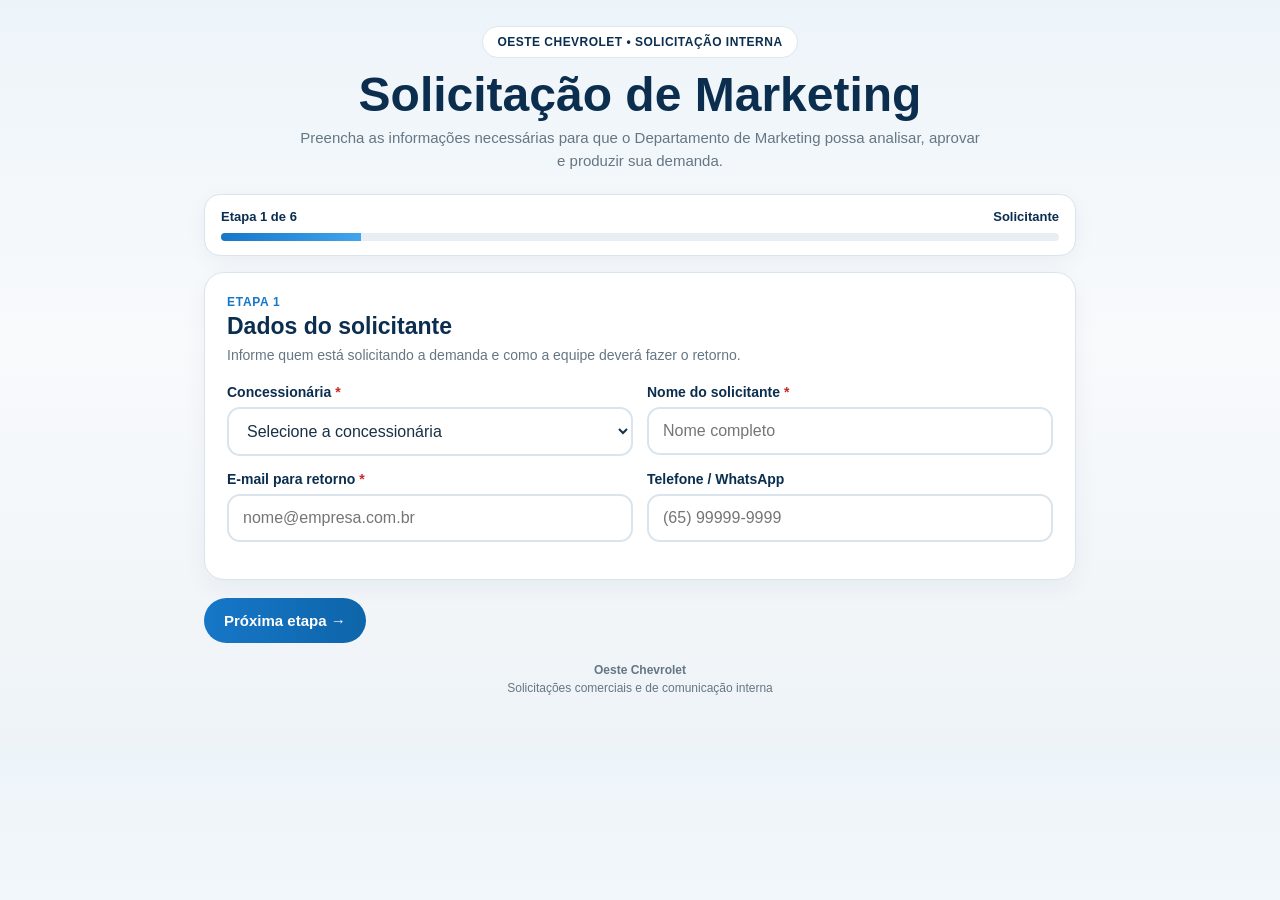
<file: index.html>
<!DOCTYPE html>
<html lang="pt-BR">
<head>
<meta charset="UTF-8">
<meta name="viewport" content="width=device-width, initial-scale=1.0">
<meta http-equiv="refresh" content="0;url=marketing.html">
<title>Solicitação de Marketing — Oeste Chevrolet</title>
</head>
<body>
<p>Redirecionando para a <a href="marketing.html">Solicitação de Marketing</a>...</p>
</body>
</html>
</file>
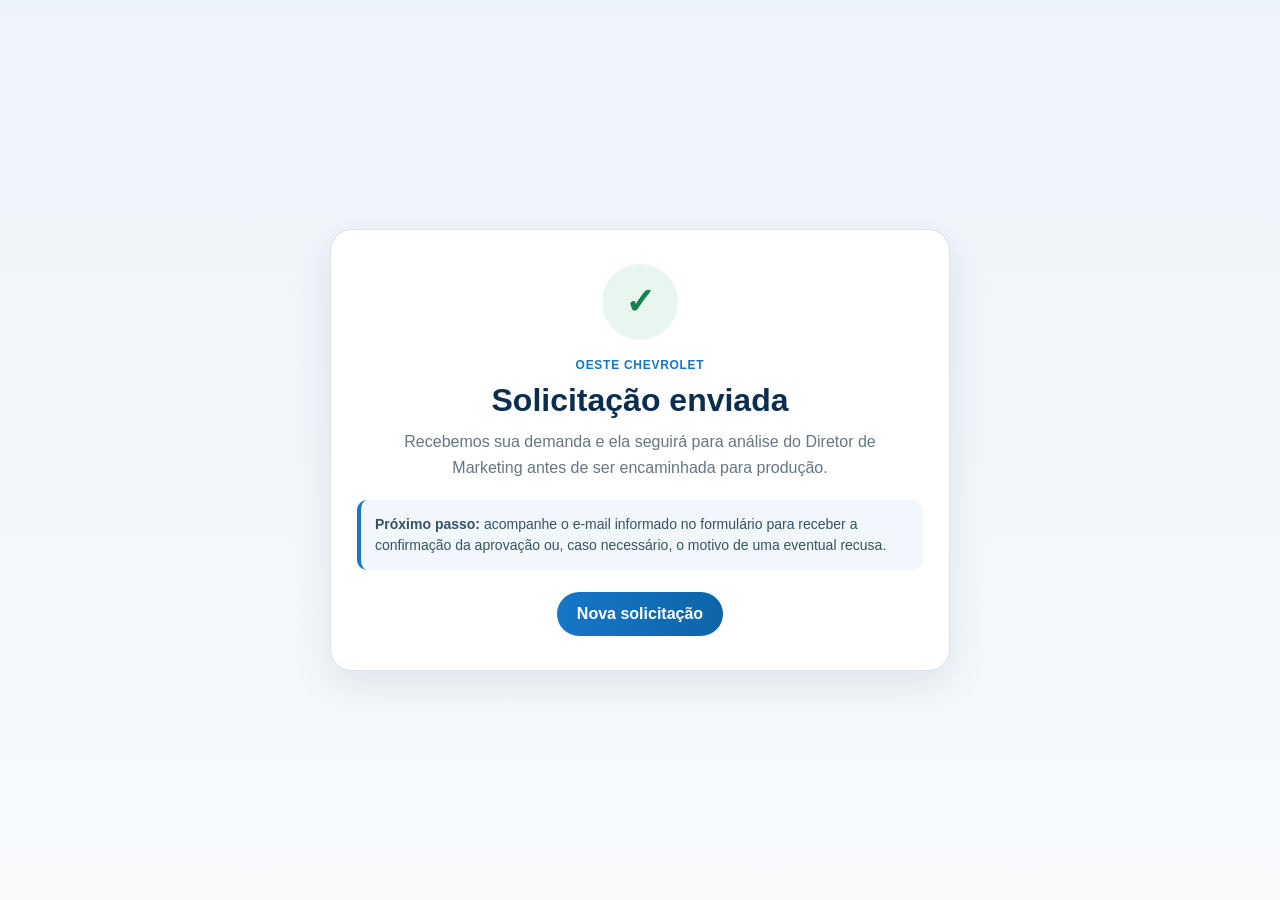
<file: marketing-confirmacao.html>
<!DOCTYPE html>
<html lang="pt-BR">
<head>
<meta charset="UTF-8">
<meta name="viewport" content="width=device-width, initial-scale=1.0">
<meta name="theme-color" content="#0b2e4f">
<title>Solicitação enviada — Oeste Chevrolet</title>
<style>
:root{--navy:#0b2e4f;--blue:#1677c8;--green:#16814f;--text:#183043;--muted:#657684}
*{box-sizing:border-box}body{margin:0;min-height:100vh;display:grid;place-items:center;padding:20px;font-family:Arial,Helvetica,sans-serif;background:linear-gradient(180deg,#edf4f9,#f8fafc);color:var(--text)}
.card{width:min(620px,100%);background:#fff;border:1px solid #d9e4ed;border-radius:22px;padding:34px 26px;box-shadow:0 14px 40px rgba(11,46,79,.10);text-align:center}.icon{width:76px;height:76px;border-radius:50%;display:grid;place-items:center;margin:0 auto 18px;background:#e8f6ef;color:var(--green);font-size:36px;font-weight:900}.brand{font-size:12px;font-weight:800;letter-spacing:.06em;text-transform:uppercase;color:var(--blue)}h1{margin:10px 0 10px;color:var(--navy);font-size:32px}p{margin:0 auto 20px;max-width:500px;color:var(--muted);line-height:1.6}.note{background:#f1f7fc;border-left:4px solid var(--blue);text-align:left;border-radius:10px;padding:14px;color:#345366;font-size:14px;line-height:1.5}.btn{display:inline-block;margin-top:22px;padding:13px 20px;border-radius:999px;background:linear-gradient(90deg,var(--blue),#0e65a9);color:#fff;text-decoration:none;font-weight:800}
</style>
</head>
<body>
<main class="card">
<div class="icon">✓</div>
<div class="brand">Oeste Chevrolet</div>
<h1>Solicitação enviada</h1>
<p>Recebemos sua demanda e ela seguirá para análise do Diretor de Marketing antes de ser encaminhada para produção.</p>
<div class="note"><strong>Próximo passo:</strong> acompanhe o e-mail informado no formulário para receber a confirmação da aprovação ou, caso necessário, o motivo de uma eventual recusa.</div>
<a class="btn" href="marketing.html">Nova solicitação</a>
</main>
</body>
</html>
</file>
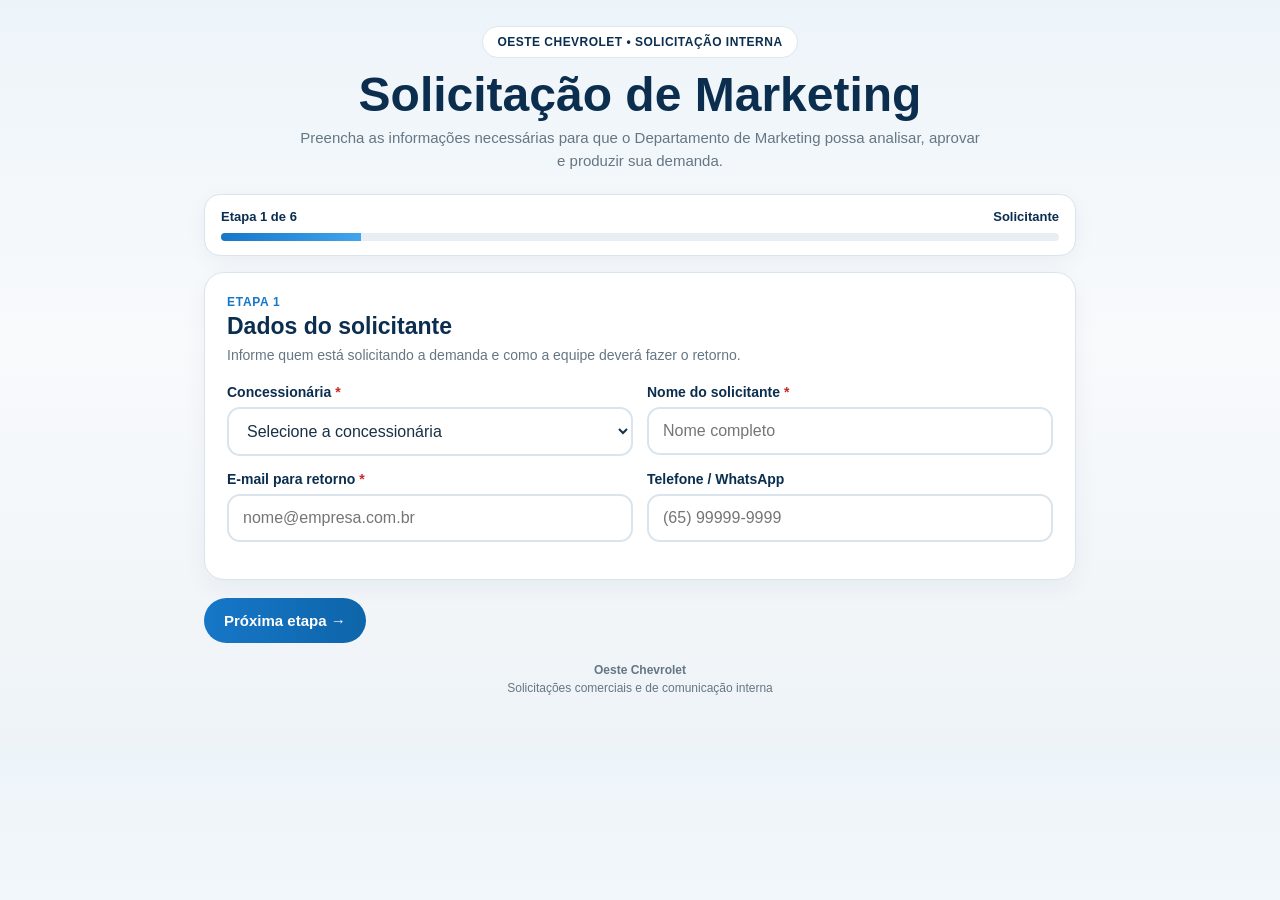
<file: marketing.html>
<!DOCTYPE html>
<html lang="pt-BR">
<head>
<meta charset="UTF-8">
<meta name="viewport" content="width=device-width, initial-scale=1.0">
<meta name="theme-color" content="#0b2e4f">
<title>Solicitação de Marketing — Oeste Chevrolet</title>
<link rel="stylesheet" href="css/marketing.css">
</head>
<body>
<main class="page">
<header class="top">
<div class="brand">Oeste Chevrolet • Solicitação interna</div>
<h1 class="title">Solicitação de Marketing</h1>
<p class="subtitle">Preencha as informações necessárias para que o Departamento de Marketing possa analisar, aprovar e produzir sua demanda.</p>
</header>

<div class="progress-wrap">
<div class="progress-top"><span id="progressLabel">Etapa 1 de 6</span><span id="progressName">Solicitante</span></div>
<div class="progress"><div class="progress-bar" id="progressBar"></div></div>
</div>

<form action="https://forminit.com/f/vct7pwqa6ed" method="POST" enctype="multipart/form-data" id="marketingForm">
<input type="hidden" name="_redirect" value="https://oestechevrolet.github.io/marketing/marketing-confirmacao.html">
<input type="hidden" name="_gotcha" style="display:none!important">

<section class="card step active">
<div class="step-kicker">Etapa 1</div><h2 class="step-title">Dados do solicitante</h2><p class="step-help">Informe quem está solicitando a demanda e como a equipe deverá fazer o retorno.</p>
<div class="grid">
<div class="field"><label for="concessionaria">Concessionária <span class="req">*</span></label>
<select id="concessionaria" name="fi-select-concessionaria" required><option value="">Selecione a concessionária</option><option value="O09 - Oeste Barra do Garças">O09 - Oeste Barra do Garças</option><option value="O10 - Oeste Nova Mutum">O10 - Oeste Nova Mutum</option><option value="O11 - Oeste Campo Novo">O11 - Oeste Campo Novo</option><option value="O12 - Oeste Tangará">O12 - Oeste Tangará</option></select></div>
<div class="field"><label for="nomeSolicitante">Nome do solicitante <span class="req">*</span></label><input id="nomeSolicitante" type="text" name="fi-text-nome_solicitante" placeholder="Nome completo" autocomplete="name" required></div>
</div>
<div class="grid">
<div class="field"><label for="email">E-mail para retorno <span class="req">*</span></label><input id="email" type="email" name="fi-email-email_retorno" placeholder="nome@empresa.com.br" required></div>
<div class="field"><label for="telefone">Telefone / WhatsApp</label><input id="telefone" type="tel" name="fi-phone-telefone" placeholder="(65) 99999-9999" inputmode="tel"></div>
</div>
</section>

<section class="card step">
<div class="step-kicker">Etapa 2</div><h2 class="step-title">Sobre a demanda</h2><p class="step-help">Quanto mais claro o briefing, menor a necessidade de ajustes depois da aprovação.</p>
<div class="field"><label for="campanha">Nome da campanha ou ação <span class="req">*</span></label><input id="campanha" type="text" name="fi-text-nome_campanha" placeholder="Ex.: Feirão Chevrolet Outubro" required></div>
<div class="field"><label for="descricao">O que você precisa do Marketing? <span class="req">*</span></label><textarea id="descricao" name="fi-text-descricao_demanda" placeholder="Explique o que precisa ser produzido e o contexto da solicitação." required></textarea></div>
<div class="field"><label for="objetivo">Qual é o objetivo desta ação? <span class="req">*</span></label><textarea id="objetivo" name="fi-text-objetivo" placeholder="Ex.: gerar leads, aumentar fluxo na loja, divulgar condição comercial..." required></textarea></div>
<div class="grid">
<div class="field"><label for="dataEntrega">Data desejada para entrega <span class="req">*</span></label><input id="dataEntrega" type="date" name="fi-date-data_entrega" required></div>
<div class="field"><label>Prioridade <span class="req">*</span></label><div class="choices">
<div class="choice"><input type="radio" id="prioNormal" name="fi-radio-prioridade" value="Normal" required><label for="prioNormal">Normal</label></div>
<div class="choice"><input type="radio" id="prioAlta" name="fi-radio-prioridade" value="Alta"><label for="prioAlta">Alta</label></div>
</div></div>
</div>
</section>

<section class="card step">
<div class="step-kicker">Etapa 3</div><h2 class="step-title">Material e produção</h2><p class="step-help">Defina o formato desejado e se será necessária gravação.</p>
<div class="field"><label>O que precisa ser produzido? <span class="req">*</span></label><div class="choices">
<div class="choice"><input type="checkbox" id="matImagem" name="fi-checkbox-tipo_material[]" value="Imagem"><label for="matImagem">Imagem</label></div>
<div class="choice"><input type="checkbox" id="matVideo" name="fi-checkbox-tipo_material[]" value="Vídeo"><label for="matVideo">Vídeo</label></div>
<div class="choice"><input type="checkbox" id="matImpresso" name="fi-checkbox-tipo_material[]" value="Material para impressão"><label for="matImpresso">Impressão</label></div>
</div><div class="help">Selecione uma ou mais opções.</div></div>
<div class="field"><label>Será necessária gravação? <span class="req">*</span></label><div class="choices">
<div class="choice"><input type="radio" id="gravNao" name="fi-radio-necessita_gravacao" value="Não" required><label for="gravNao">Não</label></div>
<div class="choice"><input type="radio" id="gravInterna" name="fi-radio-necessita_gravacao" value="Sim — equipe interna"><label for="gravInterna">Equipe interna</label></div>
<div class="choice"><input type="radio" id="gravExterna" name="fi-radio-necessita_gravacao" value="Sim — equipe externa"><label for="gravExterna">Equipe externa</label></div>
</div></div>
<div id="gravacaoExtra" class="hidden">
<div class="notice">Como foi selecionada equipe externa, precisamos de algumas informações para organizar a produção.</div>
<div class="grid">
<div class="field"><label for="localGravacao">Local da gravação</label><input id="localGravacao" type="text" name="fi-text-local_gravacao" placeholder="Local / cidade"></div>
<div class="field"><label for="dataGravacao">Data desejada para gravação</label><input id="dataGravacao" type="date" name="fi-date-data_gravacao"></div>
<div class="field"><label for="horarioGravacao">Horário desejado</label><input id="horarioGravacao" type="text" name="fi-text-horario_gravacao" placeholder="Ex.: 09:00"></div>
<div class="field"><label for="observacaoGravacao">Observações</label><input id="observacaoGravacao" type="text" name="fi-text-observacoes_gravacao" placeholder="Veículo, pessoa, estrutura etc."></div>
</div></div>
</section>

<section class="card step">
<div class="step-kicker">Etapa 4</div><h2 class="step-title">Veículo e condição comercial</h2><p class="step-help">Use esta etapa quando a demanda envolver um veículo ou uma oferta comercial.</p>
<div class="field"><label>A solicitação envolve um veículo específico? <span class="req">*</span></label><div class="choices">
<div class="choice"><input type="radio" id="veiSim" name="fi-radio-envolve_veiculo" value="Sim" required><label for="veiSim">Sim</label></div>
<div class="choice"><input type="radio" id="veiNao" name="fi-radio-envolve_veiculo" value="Não"><label for="veiNao">Não</label></div>
</div></div>
<div id="veiculoFields" class="hidden"><div class="grid">
<div class="field"><label for="modelo">Modelo</label><input id="modelo" type="text" name="fi-text-modelo_veiculo" placeholder="Ex.: Sonic, S10"></div>
<div class="field"><label for="versao">Versão</label><input id="versao" type="text" name="fi-text-versao_veiculo" placeholder="Ex.: Premier 1.2 Turbo"></div>
<div class="field"><label for="anoModelo">Ano/modelo</label><input id="anoModelo" type="text" name="fi-text-ano_modelo" placeholder="Ex.: 2026/2026"></div>
</div></div>
<div class="field"><label>A divulgação envolve preço, financiamento ou condição comercial? <span class="req">*</span></label><div class="choices">
<div class="choice"><input type="radio" id="ofertaNao" name="fi-radio-possui_oferta" value="Não" required><label for="ofertaNao">Não</label></div>
<div class="choice"><input type="radio" id="ofertaSim" name="fi-radio-possui_oferta" value="Sim"><label for="ofertaSim">Sim</label></div>
</div></div>
<div id="ofertaFields" class="hidden">
<div class="warning"><strong>Atenção:</strong> confira os dados comerciais antes de enviar. O Marketing não deve interpretar ou alterar condições de financiamento.</div>
<div class="grid">
<div class="field"><label for="preco">Preço à vista</label><input id="preco" type="text" name="fi-text-preco_vista" placeholder="R$ 0,00" inputmode="decimal"></div>
<div class="field"><label for="entrada">Valor da entrada</label><input id="entrada" type="text" name="fi-text-valor_entrada" placeholder="R$ 0,00" inputmode="decimal"></div>
<div class="field"><label for="parcelas">Número de parcelas</label><input id="parcelas" type="number" name="fi-number-numero_parcelas" min="1" max="120" placeholder="Ex.: 48"></div>
<div class="field"><label for="valorParcela">Valor da parcela</label><input id="valorParcela" type="text" name="fi-text-valor_parcela" placeholder="R$ 0,00" inputmode="decimal"></div>
<div class="field"><label for="juros">Taxa de juros</label><input id="juros" type="text" name="fi-text-taxa_juros" placeholder="Ex.: 1,19% a.m."></div>
<div class="field"><label for="cet">CET</label><input id="cet" type="text" name="fi-text-cet" placeholder="Informe se aplicável"></div>
<div class="field"><label for="financiado">Valor financiado</label><input id="financiado" type="text" name="fi-text-valor_financiado" placeholder="R$ 0,00" inputmode="decimal"></div>
<div class="field"><label for="financeira">Banco / financeira</label><input id="financeira" type="text" name="fi-text-instituicao_financeira" placeholder="Ex.: GM Financial"></div>
<div class="field"><label for="validadeOferta">Validade da oferta</label><input id="validadeOferta" type="date" name="fi-date-validade_oferta"></div>
<div class="field full"><label for="juridico">Texto jurídico/comercial obrigatório</label><textarea id="juridico" name="fi-text-texto_juridico" placeholder="Cole aqui o texto/condição que deverá constar na peça."></textarea></div>
<div class="field full"><label for="obsOferta">Observações sobre a oferta</label><textarea id="obsOferta" name="fi-text-observacoes_oferta" placeholder="Inclua qualquer condição adicional relevante."></textarea></div>
</div></div>
</section>

<section class="card step">
<div class="step-kicker">Etapa 5</div><h2 class="step-title">Canais e referências</h2><p class="step-help">Informe onde o material será usado e envie referências para facilitar o briefing.</p>
<div class="field"><label>Onde o material será divulgado? <span class="req">*</span></label><div class="choices" style="grid-template-columns:repeat(2,1fr)">
<div class="choice"><input type="checkbox" name="fi-checkbox-canais_divulgacao[]" value="Instagram Feed" id="c1"><label for="c1">Instagram Feed</label></div>
<div class="choice"><input type="checkbox" name="fi-checkbox-canais_divulgacao[]" value="Instagram Stories" id="c2"><label for="c2">Instagram Stories</label></div>
<div class="choice"><input type="checkbox" name="fi-checkbox-canais_divulgacao[]" value="Reels" id="c3"><label for="c3">Reels</label></div>
<div class="choice"><input type="checkbox" name="fi-checkbox-canais_divulgacao[]" value="WhatsApp" id="c4"><label for="c4">WhatsApp</label></div>
<div class="choice"><input type="checkbox" name="fi-checkbox-canais_divulgacao[]" value="Facebook" id="c5"><label for="c5">Facebook</label></div>
<div class="choice"><input type="checkbox" name="fi-checkbox-canais_divulgacao[]" value="Site" id="c6"><label for="c6">Site</label></div>
<div class="choice"><input type="checkbox" name="fi-checkbox-canais_divulgacao[]" value="Rádio" id="c7"><label for="c7">Rádio</label></div>
<div class="choice"><input type="checkbox" name="fi-checkbox-canais_divulgacao[]" value="TV" id="c8"><label for="c8">TV</label></div>
<div class="choice"><input type="checkbox" name="fi-checkbox-canais_divulgacao[]" value="Outdoor" id="c9"><label for="c9">Outdoor</label></div>
<div class="choice"><input type="checkbox" name="fi-checkbox-canais_divulgacao[]" value="Mídia interna" id="c10"><label for="c10">Mídia interna</label></div>
<div class="choice"><input type="checkbox" name="fi-checkbox-canais_divulgacao[]" value="Material impresso" id="c11"><label for="c11">Material impresso</label></div>
<div class="choice"><input type="checkbox" name="fi-checkbox-canais_divulgacao[]" value="Outro" id="c12"><label for="c12">Outro</label></div>
</div></div>
<div class="field"><label for="arquivo">Arquivos de referência</label><div class="filebox"><input id="arquivo" type="file" name="fi-file-referencias[]" multiple accept="image/jpeg,image/png,image/webp,application/pdf,video/mp4"><div class="help">Pode anexar imagens, PDFs ou vídeos.</div></div></div>
<div class="grid">
<div class="field"><label for="link">Link de referência</label><input id="link" type="url" name="fi-url-link_referencia" placeholder="https://..."></div>
<div class="field"><label for="descricaoRef">Explique a referência</label><input id="descricaoRef" type="text" name="fi-text-descricao_referencia" placeholder="O que deve ser aproveitado?"></div>
</div>
<div class="field"><label for="obs">Alguma informação adicional?</label><textarea id="obs" name="fi-text-observacoes_finais" placeholder="Outras informações que possam ajudar o Marketing."></textarea></div>
</section>

<section class="card step">
<div class="step-kicker">Etapa 6</div><h2 class="step-title">Conferência e envio</h2><p class="step-help">Revise as informações e confirme que os dados comerciais foram conferidos.</p>
<div class="summary" id="summary"></div>
<div class="field" style="margin-top:16px"><div class="choice"><input type="checkbox" id="confirmInfo" name="fi-checkbox-confirmacao_informacoes" value="Confirmo que as informações fornecidas foram conferidas e estão corretas." required><label for="confirmInfo">Confirmo que as informações comerciais, preços, condições de financiamento e demais dados fornecidos nesta solicitação foram conferidos e estão corretos. <span class="req">*</span></label></div></div>
<div class="field"><div class="choice"><input type="checkbox" id="confirmPrazo" name="fi-checkbox-ciencia_prazo" value="Ciente de que o prazo de produção começa após a aprovação." required><label for="confirmPrazo">Estou ciente de que o prazo de produção começa após a aprovação da solicitação. <span class="req">*</span></label></div></div>
<div class="notice">Após o envio, a solicitação seguirá para análise. A equipe de produção só receberá a demanda depois da aprovação.</div>
</section>

<div class="actions">
<button type="button" class="btn secondary" id="prevBtn" style="display:none">← Voltar</button>
<button type="button" class="btn primary" id="nextBtn">Próxima etapa →</button>
<button type="submit" class="btn success" id="submitBtn" style="display:none">Enviar solicitação</button>
</div>
</form>
<div class="footer"><strong>Oeste Chevrolet</strong><br>Solicitações comerciais e de comunicação interna</div>
</main>

<script src="js/marketing.js"></script>
</body>
</html>
</file>
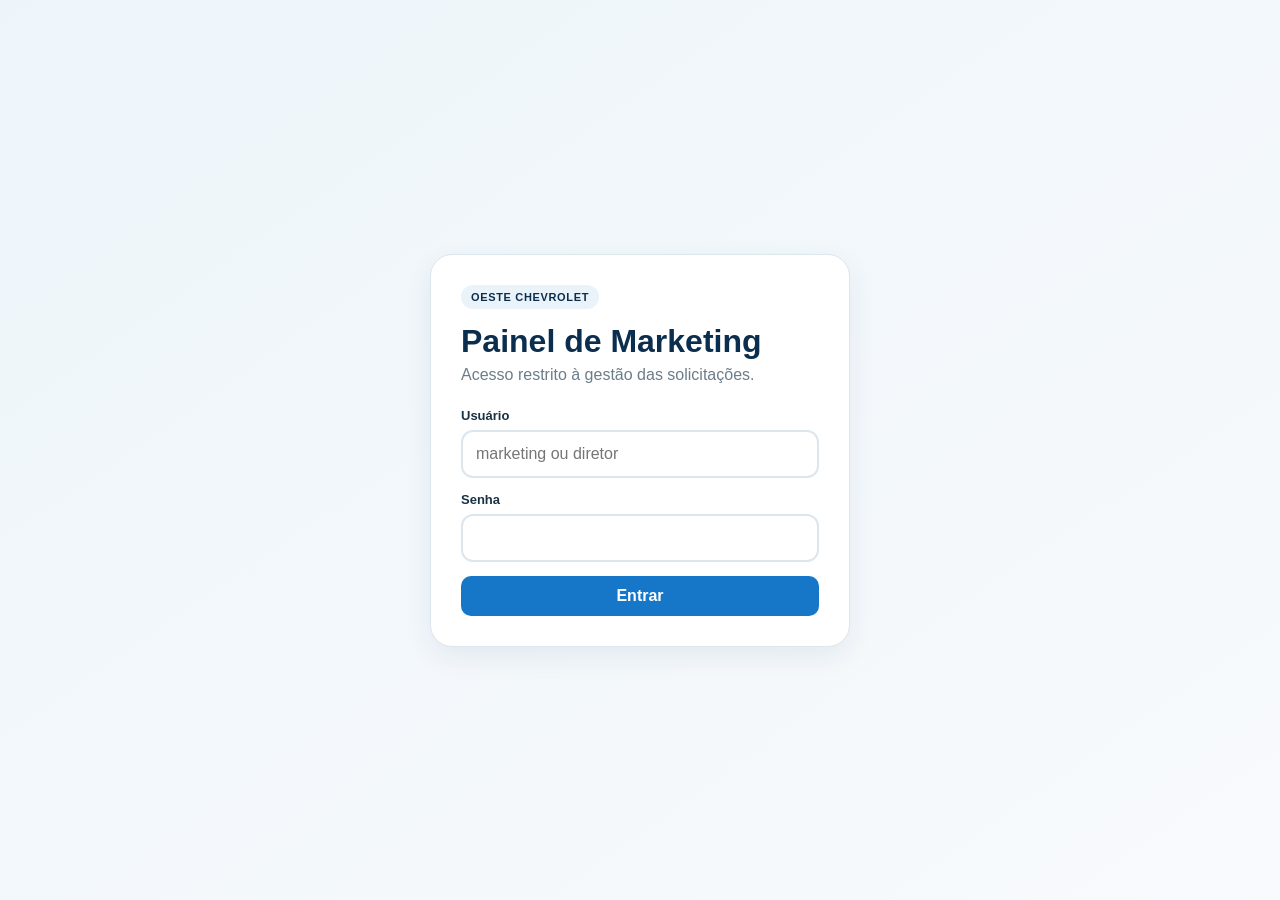
<file: painel.html>
<!DOCTYPE html>
<html lang="pt-BR">
<head>
<meta charset="UTF-8"><meta name="viewport" content="width=device-width,initial-scale=1.0">
<meta name="theme-color" content="#0b2e4f">
<title>Painel de Marketing — Oeste Chevrolet</title>
<link rel="stylesheet" href="css/painel.css">
</head>
<body>
<div id="loginView" class="login-shell">
  <div class="login-card">
    <div class="brand">Oeste Chevrolet</div>
    <h1>Painel de Marketing</h1>
    <p>Acesso restrito à gestão das solicitações.</p>
    <form id="loginForm">
      <label for="username">Usuário</label>
      <input id="username" type="text" autocomplete="username" placeholder="marketing ou diretor" required>
      <label for="password">Senha</label>
      <input id="password" type="password" autocomplete="current-password" required>
      <button class="btn primary" type="submit">Entrar</button>
      <div id="loginError" class="error hidden"></div>
    </form>
  </div>
</div>

<div id="appView" class="app hidden">
  <header class="topbar">
    <div><div class="brand">Oeste Chevrolet</div><h1>Painel de Marketing</h1></div>
    <div class="top-actions"><button id="refreshBtn" class="btn ghost">Atualizar</button><button id="logoutBtn" class="btn ghost">Sair</button></div>
  </header>
  <main class="container">
    <div id="modeNotice" class="notice hidden"></div>
    <section class="stats">
      <div class="stat"><span>Total</span><strong id="statTotal">0</strong></div>
      <div class="stat pending"><span>Pendentes</span><strong id="statPending">0</strong></div>
      <div class="stat review"><span>Em análise</span><strong id="statReview">0</strong></div>
      <div class="stat approved"><span>Aprovadas</span><strong id="statApproved">0</strong></div>
      <div class="stat rejected"><span>Reprovadas</span><strong id="statRejected">0</strong></div>
    </section>

    <section class="toolbar">
      <input id="search" type="search" placeholder="Buscar campanha, solicitante ou e-mail...">
      <select id="statusFilter"><option value="">Todos os status</option><option value="pending">Pendentes</option><option value="in_review">Em análise</option><option value="approved">Aprovadas</option><option value="rejected">Reprovadas</option><option value="done">Concluídas</option></select>
      <select id="priorityFilter"><option value="">Todas as prioridades</option><option>Normal</option><option>Alta</option><option>Urgente</option></select>
    </section>

    <section class="content-grid">
      <div class="list-card">
        <div class="list-head"><strong>Solicitações</strong><span id="resultCount">0</span></div>
        <div id="requestList" class="request-list"></div>
      </div>
      <aside id="detail" class="detail-card">
        <div class="empty-detail">Selecione uma solicitação para visualizar os detalhes.</div>
      </aside>
    </section>
  </main>
</div>

<div id="driveHelp" class="modal hidden" role="dialog" aria-modal="true" aria-labelledby="driveHelpTitle"><div class="modal-card"><div class="modal-head"><div><div class="brand">Google Drive</div><h2 id="driveHelpTitle">Materiais da demanda</h2></div><button id="driveHelpClose" class="modal-close" type="button" aria-label="Fechar">×</button></div><p>Crie ou use a pasta da demanda no Google Drive, coloque os materiais finais nela e cole aqui o link da pasta.</p><p class="modal-context">Antes de concluir, confirme no Google Drive que o acesso da pasta está configurado para as pessoas que receberão o material.</p><div class="modal-actions"><button id="driveHelpClose2" class="btn primary" type="button">Entendi</button></div></div></div>

<div id="rejectModal" class="modal hidden" role="dialog" aria-modal="true" aria-labelledby="rejectTitle">
  <div class="modal-card">
    <div class="modal-head">
      <div>
        <div class="brand">Reprovação</div>
        <h2 id="rejectTitle">Reprovar solicitação</h2>
      </div>
      <button id="rejectClose" class="modal-close" type="button" aria-label="Fechar">×</button>
    </div>
    <p id="rejectCampaign" class="modal-context"></p>
    <label for="directorName">Diretor responsável</label>
    <input id="directorName" type="text" placeholder="Nome do diretor" maxlength="120" autocomplete="name">
    <label for="rejectMessage">Mensagem ao solicitante</label>
    <textarea id="rejectMessage" rows="6" maxlength="2000" placeholder="Explique o motivo da reprovação e, se necessário, indique o que precisa ser ajustado."></textarea>
    <div class="modal-actions">
      <button id="rejectCancel" class="btn ghost" type="button">Cancelar</button>
      <button id="rejectConfirm" class="btn danger" type="button">Reprovar e enviar e-mail</button>
    </div>
    <div id="rejectError" class="error hidden"></div>
  </div>
</div>

<script src="js/painel.js"></script>
</body>
</html>
</file>
<file: css/marketing.css>
:root{--navy:#0b2e4f;--blue:#1677c8;--light:#eef6fc;--border:#d9e4ed;--text:#183043;--muted:#657684;--danger:#c62828;--success:#16794a}
*{box-sizing:border-box}html{scroll-behavior:smooth}body{margin:0;font-family:Arial,Helvetica,sans-serif;color:var(--text);background:linear-gradient(180deg,#edf4f9 0,#f8fafc 45%,#eef3f7 100%)}
.page{width:100%;max-width:900px;margin:0 auto;padding:26px 14px 50px}.top{text-align:center;margin-bottom:22px}.brand{display:inline-block;padding:8px 14px;border-radius:999px;background:#fff;border:1px solid #dce7ef;color:var(--navy);font-size:12px;font-weight:800;letter-spacing:.04em;text-transform:uppercase}.title{margin:12px 0 6px;font-size:clamp(30px,6vw,48px);line-height:1.04;color:var(--navy)}.subtitle{margin:0 auto;max-width:680px;color:var(--muted);line-height:1.55;font-size:15px}
.progress-wrap{background:#fff;border:1px solid var(--border);border-radius:16px;padding:14px 16px;margin-bottom:16px;box-shadow:0 6px 20px rgba(11,46,79,.05)}.progress-top{display:flex;justify-content:space-between;gap:12px;font-size:13px;font-weight:800;color:var(--navy);margin-bottom:9px}.progress{height:8px;background:#e8eef3;border-radius:99px;overflow:hidden}.progress-bar{height:100%;width:16.66%;background:linear-gradient(90deg,var(--blue),#42a4eb);transition:.25s ease}
.card{background:#fff;border:1px solid var(--border);border-radius:20px;padding:22px;margin-bottom:16px;box-shadow:0 8px 24px rgba(11,46,79,.05)}.step{display:none}.step.active{display:block}.step-kicker{font-size:12px;font-weight:800;color:var(--blue);text-transform:uppercase;letter-spacing:.06em}.step-title{margin:4px 0 5px;color:var(--navy);font-size:23px}.step-help{margin:0 0 18px;color:var(--muted);font-size:14px;line-height:1.5}.grid{display:grid;grid-template-columns:1fr 1fr;gap:14px}.field{margin-bottom:15px}.field.full{grid-column:1/-1}label{display:block;font-size:14px;font-weight:800;margin-bottom:7px;color:var(--navy)}.req{color:var(--danger)}input,select,textarea{width:100%;border:2px solid var(--border);border-radius:13px;padding:13px 14px;font:inherit;background:#fff;color:var(--text);outline:none}textarea{min-height:150px;resize:vertical;line-height:1.5}input:focus,select:focus,textarea:focus{border-color:var(--blue);box-shadow:0 0 0 4px rgba(22,119,200,.10)}.help{font-size:12px;color:var(--muted);line-height:1.45;margin-top:6px}
.choices{display:grid;grid-template-columns:repeat(3,1fr);gap:10px}.choice{position:relative}.choice input{position:absolute;opacity:0;pointer-events:none}.choice label{margin:0;padding:13px 12px;border:2px solid var(--border);border-radius:13px;text-align:center;cursor:pointer;background:#fff;transition:.18s}.choice input:checked+label{border-color:var(--blue);background:var(--light);color:var(--navy);box-shadow:0 0 0 3px rgba(22,119,200,.09)}.hidden{display:none!important}.notice{padding:13px 14px;border-left:4px solid var(--blue);background:#f1f7fc;border-radius:10px;color:#345366;font-size:13px;line-height:1.5;margin:10px 0}.warning{padding:13px 14px;border-left:4px solid #e6a700;background:#fff9e8;border-radius:10px;color:#634d12;font-size:13px;line-height:1.5;margin:8px 0 14px}.filebox{border:2px dashed #b8cfdf;border-radius:14px;padding:14px;background:#f8fbfd}.filebox input{border:0;padding:0;background:transparent}.summary{background:#f7fafc;border:1px solid var(--border);border-radius:14px;padding:14px;font-size:13px;line-height:1.6}.actions{display:flex;justify-content:space-between;gap:12px;margin-top:18px}.btn{border:0;border-radius:999px;padding:14px 20px;font-size:15px;font-weight:800;cursor:pointer}.btn.secondary{background:#fff;color:var(--navy);border:2px solid var(--border)}.btn.primary{background:linear-gradient(90deg,var(--blue),#0e65a9);color:#fff}.btn.success{background:linear-gradient(90deg,#16814f,#0f6c40);color:#fff}.btn:disabled{opacity:.65;cursor:wait}.footer{text-align:center;color:var(--muted);font-size:12px;line-height:1.5;margin-top:18px}
@media(max-width:700px){.page{padding:18px 10px 40px}.card{padding:18px;border-radius:17px}.grid{grid-template-columns:1fr}.field.full{grid-column:auto}.choices{grid-template-columns:1fr}.actions{flex-direction:column}.btn{width:100%}}
</file>
<file: css/painel.css>
:root{--navy:#0b2e4f;--blue:#1677c8;--bg:#f3f7fa;--card:#fff;--border:#dce6ed;--text:#193244;--muted:#6b7d89;--green:#16814f;--yellow:#b57a00;--red:#bd3030;--shadow:0 10px 28px rgba(11,46,79,.07)}
*{box-sizing:border-box}body{margin:0;font-family:Arial,Helvetica,sans-serif;background:var(--bg);color:var(--text)}button,input,select,textarea{font:inherit}.hidden{display:none!important}.brand{display:inline-flex;padding:6px 10px;border-radius:999px;background:#eaf3fa;color:var(--navy);font-size:11px;font-weight:800;letter-spacing:.06em;text-transform:uppercase}
.login-shell{min-height:100vh;display:grid;place-items:center;padding:20px;background:linear-gradient(145deg,#edf5fa,#f8fafc)}.login-card{width:min(420px,100%);background:#fff;border:1px solid var(--border);border-radius:22px;padding:30px;box-shadow:var(--shadow)}.login-card h1{margin:14px 0 6px;color:var(--navy)}.login-card p{margin:0 0 24px;color:var(--muted)}.login-card label{display:block;font-size:13px;font-weight:800;margin-bottom:7px}.login-card input{width:100%;padding:13px;border:2px solid var(--border);border-radius:12px;margin-bottom:14px}.error{margin-top:12px;color:var(--red);font-size:13px}
.app{min-height:100vh}.topbar{background:#fff;border-bottom:1px solid var(--border);padding:18px clamp(16px,4vw,48px);display:flex;justify-content:space-between;align-items:center;gap:20px}.topbar h1{margin:7px 0 0;color:var(--navy);font-size:24px}.top-actions{display:flex;gap:8px}.btn{border:0;border-radius:10px;padding:11px 15px;font-weight:800;cursor:pointer}.btn.primary{background:var(--blue);color:#fff;width:100%}.btn.ghost{background:#fff;color:var(--navy);border:1px solid var(--border)}.btn.danger{background:var(--red);color:#fff}.btn.danger-outline{background:#fff;color:var(--red);border:1px solid #e4b2b2}.btn.danger-outline:hover{background:#fdeaea;border-color:var(--red)}
.container{max-width:1400px;margin:auto;padding:24px clamp(12px,3vw,34px)}.notice{padding:13px 15px;background:#fff7df;border-left:4px solid #d99a00;border-radius:10px;color:#644d12;margin-bottom:16px;font-size:13px;line-height:1.5}
.stats{display:grid;grid-template-columns:repeat(5,1fr);gap:12px;margin-bottom:18px}.stat{background:var(--card);border:1px solid var(--border);border-radius:16px;padding:16px;box-shadow:var(--shadow)}.stat span{font-size:12px;color:var(--muted);font-weight:700}.stat strong{display:block;font-size:28px;color:var(--navy);margin-top:6px}.stat.pending strong{color:var(--yellow)}.stat.review strong{color:var(--blue)}.stat.approved strong{color:var(--green)}.stat.rejected strong{color:var(--red)}
.toolbar{display:grid;grid-template-columns:1fr 190px 190px;gap:10px;margin-bottom:14px}.toolbar input,.toolbar select{background:#fff;border:1px solid var(--border);border-radius:11px;padding:12px 13px;color:var(--text)}
.content-grid{display:grid;grid-template-columns:minmax(420px,1fr) minmax(420px,1.15fr);gap:14px}.list-card,.detail-card{background:#fff;border:1px solid var(--border);border-radius:18px;box-shadow:var(--shadow);overflow:hidden}.list-head{padding:15px 17px;border-bottom:1px solid var(--border);display:flex;justify-content:space-between;color:var(--navy)}.list-head span{font-size:12px;color:var(--muted)}.request-list{max-height:650px;overflow:auto}.request{padding:15px 17px;border-bottom:1px solid #edf1f4;cursor:pointer}.request:hover,.request.active{background:#f4f9fc}.request-top{display:flex;justify-content:space-between;gap:12px}.request-title{font-weight:800;color:var(--navy);white-space:nowrap;overflow:hidden;text-overflow:ellipsis}.request-meta{font-size:12px;color:var(--muted);margin-top:5px}.badge{display:inline-flex;align-items:center;padding:4px 8px;border-radius:999px;font-size:10px;font-weight:800;white-space:nowrap}.b-pending{background:#fff1c9;color:#8b6200}.b-review{background:#e6f2fb;color:#12639f}.b-approved{background:#e6f6ee;color:#147245}.b-rejected{background:#fdeaea;color:#a32b2b}.b-done{background:#edf0f2;color:#53636d}
.detail-card{padding:22px;min-height:500px}.detail-topline{display:flex;justify-content:space-between;align-items:center;gap:12px}.empty-detail{display:grid;place-items:center;height:100%;min-height:450px;color:var(--muted);text-align:center}.detail-title{margin:8px 0 4px;color:var(--navy);font-size:24px}.detail-sub{color:var(--muted);font-size:13px;margin-bottom:18px}.detail-grid{display:grid;grid-template-columns:1fr 1fr;gap:10px}.detail-field{border:1px solid var(--border);border-radius:11px;padding:11px}.detail-field.full{grid-column:1/-1}.detail-label{font-size:10px;text-transform:uppercase;letter-spacing:.05em;font-weight:800;color:var(--muted);margin-bottom:5px}.detail-value{font-size:13px;line-height:1.45;white-space:pre-wrap;word-break:break-word}.detail-section{margin-top:18px}.detail-section h3{font-size:13px;color:var(--navy);margin:0 0 9px}.status-actions{display:flex;flex-wrap:wrap;gap:8px}.status-actions button{border:1px solid var(--border);background:#fff;border-radius:10px;padding:9px 12px;font-weight:800;cursor:pointer}.status-actions button:hover{border-color:var(--blue)}.status-actions .selected{background:var(--navy);color:#fff;border-color:var(--navy)}.files a{display:block;color:var(--blue);font-size:13px;margin:6px 0;text-decoration:none}.loading{padding:30px;text-align:center;color:var(--muted)}
.modal{position:fixed;inset:0;background:rgba(11,46,79,.48);display:grid;place-items:center;padding:18px;z-index:50}.modal-card{width:min(560px,100%);background:#fff;border:1px solid var(--border);border-radius:18px;padding:22px;box-shadow:0 24px 70px rgba(11,46,79,.2)}.modal-head{display:flex;justify-content:space-between;align-items:flex-start;gap:16px}.modal-head h2{margin:9px 0 0;color:var(--navy);font-size:22px}.modal-close{border:0;background:transparent;color:var(--muted);font-size:28px;line-height:1;cursor:pointer;padding:0 4px}.modal-context{margin:14px 0 18px;padding:10px 12px;background:var(--bg);border-radius:10px;font-size:13px;font-weight:700}.modal-card label{display:block;font-size:12px;font-weight:800;margin:12px 0 6px}.modal-card input,.modal-card textarea{width:100%;border:1px solid var(--border);border-radius:10px;padding:11px 12px;color:var(--text);resize:vertical}.modal-card input:focus,.modal-card textarea:focus{outline:2px solid rgba(22,119,200,.18);border-color:var(--blue)}.modal-actions{display:flex;justify-content:flex-end;gap:8px;margin-top:18px}
@media(max-width:900px){.detail-topline{align-items:flex-start}.stats{grid-template-columns:repeat(2,1fr)}.content-grid{grid-template-columns:1fr}.detail-card{min-height:400px}.toolbar{grid-template-columns:1fr}.topbar{align-items:flex-start}.top-actions{flex-wrap:wrap}}@media(max-width:520px){.stats{grid-template-columns:1fr 1fr}.detail-grid{grid-template-columns:1fr}.detail-field.full{grid-column:auto}.topbar{flex-direction:column}.top-actions{width:100%}.top-actions .btn{flex:1}.modal-actions{flex-direction:column}.modal-actions .btn{width:100%}}
.drive-section{border-top:1px solid var(--border);padding-top:16px}.drive-head{display:flex;justify-content:space-between;align-items:flex-start;gap:12px}.drive-help{font-size:12px;color:var(--muted);line-height:1.4;margin-top:3px}.drive-help-btn{padding:7px 10px;font-size:11px}.drive-row{display:grid;grid-template-columns:1fr auto;gap:8px;margin-top:10px}.drive-row input{width:100%;border:1px solid var(--border);border-radius:10px;padding:11px 12px;color:var(--text)}.drive-row input:focus{outline:2px solid rgba(22,119,200,.18);border-color:var(--blue)}.drive-open{display:inline-flex;margin-top:10px;color:var(--blue);font-weight:800;text-decoration:none;font-size:13px}.drive-empty{margin-top:10px;color:var(--muted);font-size:12px}.drive-message{font-size:12px;margin-top:7px;min-height:16px}.drive-message.success{color:var(--green)}.drive-message.error-msg{color:var(--red)}
@media(max-width:520px){.drive-row{grid-template-columns:1fr}.drive-head{flex-direction:column}.drive-help-btn{width:100%}}.reference-section{border-top:1px solid var(--border);padding-top:16px}.reference-grid{display:grid;gap:10px}.reference-link{border:1px solid var(--border);border-radius:11px;padding:11px}.reference-link strong{display:block;font-size:10px;text-transform:uppercase;letter-spacing:.05em;color:var(--muted);margin-bottom:5px}.reference-link a{display:block;color:var(--blue);font-size:13px;font-weight:700;word-break:break-all;text-decoration:none}.reference-link a:hover{text-decoration:underline}.files{border-top:1px solid var(--border);padding-top:16px}.files a{padding:10px 12px;background:#f4f9fc;border:1px solid var(--border);border-radius:9px}
</file>
